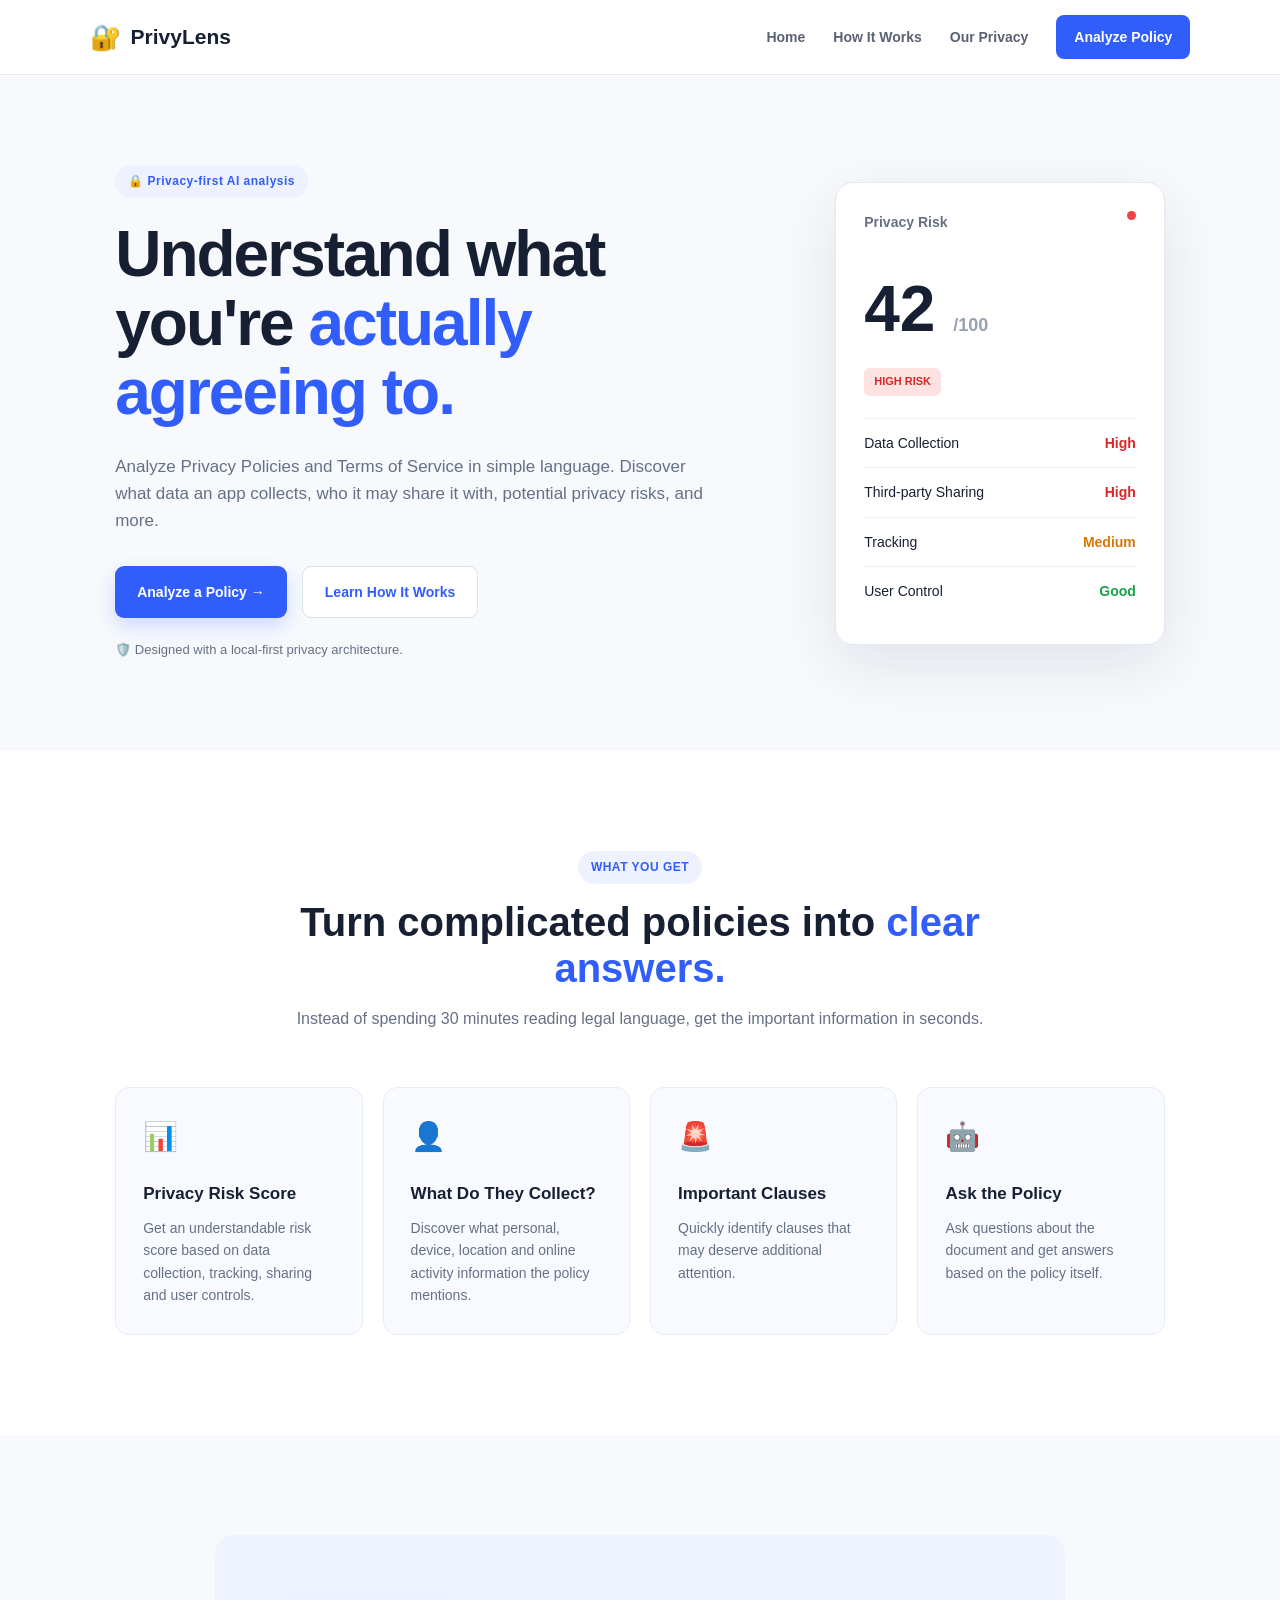
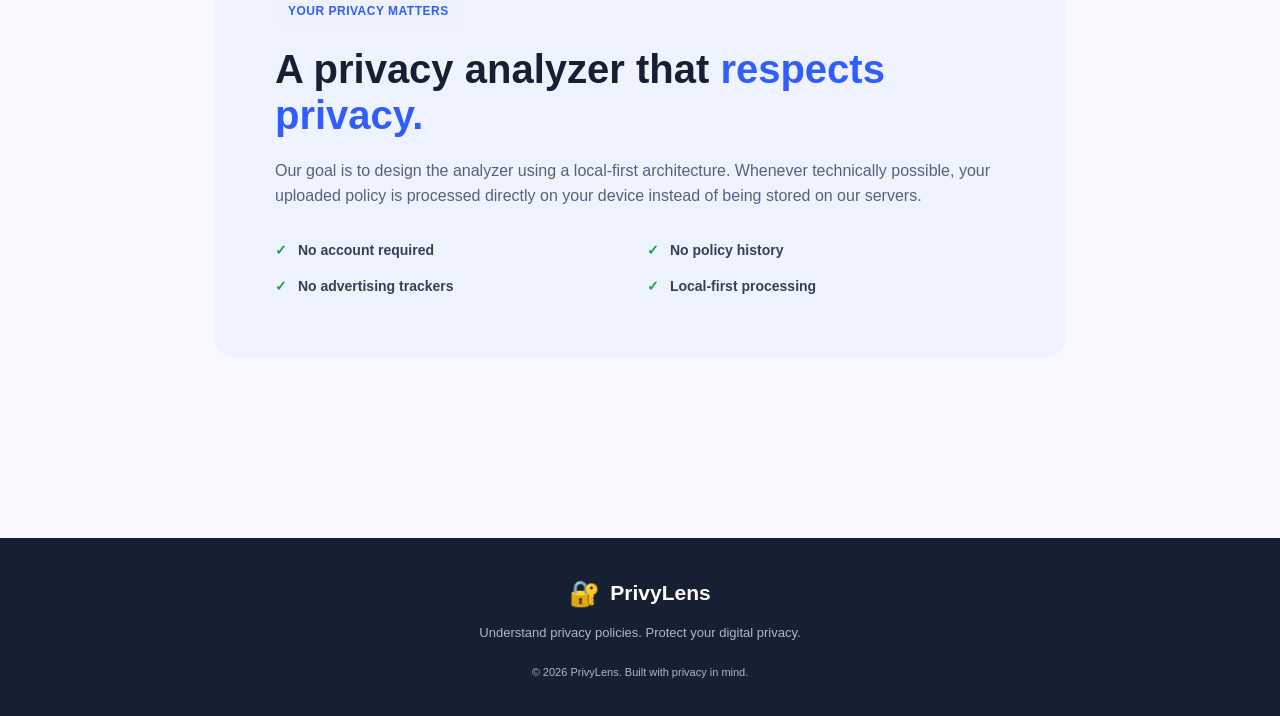
<file: index.html>
<!DOCTYPE html>
<html lang="en">
<head>
    <meta charset="UTF-8">
    <meta name="viewport" content="width=device-width, initial-scale=1.0">

    <title>PrivyLens - Privacy Policy Analyzer</title>

    <link rel="stylesheet" href="css/style.css">
</head>

<body>

    <!-- Navigation Bar -->
    <header class="navbar">

        <div class="logo">
            <span class="logo-icon">🔐</span>
            <span>PrivyLens</span>
        </div>

        <nav>
            <a href="index.html">Home</a>
            <a href="#how-it-works">How It Works</a>
            <a href="#privacy">Our Privacy</a>
            <a href="analyze.html" class="nav-button">
                Analyze Policy
            </a>
        </nav>

    </header>


    <!-- Hero Section -->
    <main>

        <section class="hero">

            <div class="hero-content">

                <div class="badge">
                    🔒 Privacy-first AI analysis
                </div>

                <h1>
                    Understand what you're
                    <span>actually agreeing to.</span>
                </h1>

                <p>
                    Analyze Privacy Policies and Terms of Service in simple
                    language. Discover what data an app collects, who it may
                    share it with, potential privacy risks, and more.
                </p>

                <div class="hero-buttons">

                    <a href="analyze.html" class="primary-button">
                        Analyze a Policy →
                    </a>

                    <a href="#how-it-works" class="secondary-button">
                        Learn How It Works
                    </a>

                </div>

                <div class="privacy-note">
                    🛡️ Designed with a local-first privacy architecture.
                </div>

            </div>


            <div class="hero-card">

                <div class="card-header">
                    <span>Privacy Risk</span>
                    <span class="status-dot"></span>
                </div>

                <div class="score">
                    42
                    <small>/100</small>
                </div>

                <div class="risk-label">
                    HIGH RISK
                </div>

                <div class="risk-item">
                    <span>Data Collection</span>
                    <strong class="high">High</strong>
                </div>

                <div class="risk-item">
                    <span>Third-party Sharing</span>
                    <strong class="high">High</strong>
                </div>

                <div class="risk-item">
                    <span>Tracking</span>
                    <strong class="medium">Medium</strong>
                </div>

                <div class="risk-item">
                    <span>User Control</span>
                    <strong class="low">Good</strong>
                </div>

            </div>

        </section>


        <!-- Features -->
        <section class="features" id="how-it-works">

            <div class="section-heading">

                <span class="section-tag">WHAT YOU GET</span>

                <h2>
                    Turn complicated policies into
                    <span>clear answers.</span>
                </h2>

                <p>
                    Instead of spending 30 minutes reading legal language,
                    get the important information in seconds.
                </p>

            </div>


            <div class="feature-grid">

                <div class="feature-card">
                    <div class="feature-icon">📊</div>

                    <h3>Privacy Risk Score</h3>

                    <p>
                        Get an understandable risk score based on data
                        collection, tracking, sharing and user controls.
                    </p>
                </div>


                <div class="feature-card">
                    <div class="feature-icon">👤</div>

                    <h3>What Do They Collect?</h3>

                    <p>
                        Discover what personal, device, location and
                        online activity information the policy mentions.
                    </p>
                </div>


                <div class="feature-card">
                    <div class="feature-icon">🚨</div>

                    <h3>Important Clauses</h3>

                    <p>
                        Quickly identify clauses that may deserve
                        additional attention.
                    </p>
                </div>


                <div class="feature-card">
                    <div class="feature-icon">🤖</div>

                    <h3>Ask the Policy</h3>

                    <p>
                        Ask questions about the document and get answers
                        based on the policy itself.
                    </p>
                </div>

            </div>

        </section>


        <!-- Privacy Section -->
        <section class="privacy-section" id="privacy">

            <div class="privacy-content">

                <span class="section-tag">YOUR PRIVACY MATTERS</span>

                <h2>
                    A privacy analyzer that
                    <span>respects privacy.</span>
                </h2>

                <p>
                    Our goal is to design the analyzer using a local-first
                    architecture. Whenever technically possible, your
                    uploaded policy is processed directly on your device
                    instead of being stored on our servers.
                </p>

                <div class="privacy-points">

                    <div>
                        <span>✓</span>
                        No account required
                    </div>

                    <div>
                        <span>✓</span>
                        No policy history
                    </div>

                    <div>
                        <span>✓</span>
                        No advertising trackers
                    </div>

                    <div>
                        <span>✓</span>
                        Local-first processing
                    </div>

                </div>

            </div>

        </section>

    </main>


    <!-- Footer -->
    <footer>

        <div class="logo">
            <span class="logo-icon">🔐</span>
            PrivyLens
        </div>

        <p>
            Understand privacy policies. Protect your digital privacy.
        </p>

        <p class="copyright">
            © 2026 PrivyLens. Built with privacy in mind.
        </p>

    </footer>


    <script src="js/app.js"></script>

</body>
</html>
</file>
<file: css/style.css>
/* =========================================
   PRIVYLENS
   PHASE 4.4 - POLISHED UI
========================================= */


/* =========================================
   GLOBAL
========================================= */

* {
    margin: 0;
    padding: 0;
    box-sizing: border-box;
}

html {
    scroll-behavior: smooth;
}

body {
    font-family: Arial, Helvetica, sans-serif;
    background: #f7f9fc;
    color: #172033;
    line-height: 1.6;
}

a {
    text-decoration: none;
    color: inherit;
}

button,
textarea,
input {
    font-family: inherit;
}


/* =========================================
   NAVBAR
========================================= */

.navbar {
    height: 75px;

    display: flex;
    align-items: center;
    justify-content: space-between;

    padding: 0 7%;

    background: white;
    border-bottom: 1px solid #e8ebf0;

    position: sticky;
    top: 0;
    z-index: 100;
}

.logo {
    display: flex;
    align-items: center;
    gap: 10px;

    font-size: 21px;
    font-weight: 700;
}

.logo-icon {
    font-size: 25px;
}

.navbar nav {
    display: flex;
    align-items: center;
    gap: 28px;
}

.navbar nav a {
    color: #596273;
    font-size: 14px;
    font-weight: 600;

    transition: 0.2s;
}

.navbar nav a:hover {
    color: #315efb;
}

.nav-button {
    background: #315efb;
    color: white !important;

    padding: 11px 18px;
    border-radius: 8px;
}


/* =========================================
   HERO
========================================= */

.hero {
    min-height: 650px;

    display: flex;
    align-items: center;
    justify-content: space-between;

    gap: 70px;

    padding: 90px 9%;
}

.hero-content {
    max-width: 650px;
}

.badge,
.section-tag {
    display: inline-block;

    color: #315efb;
    background: #eef2ff;

    padding: 7px 13px;

    border-radius: 20px;

    font-size: 12px;
    font-weight: 700;
    letter-spacing: 0.5px;
}

.hero h1 {
    margin-top: 22px;

    font-size: clamp(42px, 5vw, 68px);
    line-height: 1.08;
    letter-spacing: -2px;
}

.hero h1 span,
.section-heading h2 span,
.privacy-content h2 span,
.analyze-page h1 span {
    color: #315efb;
}

.hero-content > p {
    margin-top: 25px;

    max-width: 600px;

    color: #667085;
    font-size: 17px;
}

.hero-buttons {
    display: flex;
    gap: 15px;

    margin-top: 32px;
}

.primary-button,
.secondary-button {
    display: inline-flex;
    align-items: center;
    justify-content: center;

    border: none;
    cursor: pointer;

    padding: 14px 22px;

    border-radius: 9px;

    font-size: 14px;
    font-weight: 700;

    transition: 0.2s;
}

.primary-button {
    background: #315efb;
    color: white;

    box-shadow: 0 8px 20px rgba(49, 94, 251, 0.2);
}

.primary-button:hover {
    background: #244bd2;
    transform: translateY(-1px);
}

.secondary-button {
    background: white;
    color: #315efb;

    border: 1px solid #dbe1ed;
}

.secondary-button:hover {
    background: #f8faff;
}

.privacy-note {
    margin-top: 22px;

    font-size: 13px;
    color: #667085;
}


/* =========================================
   HERO CARD
========================================= */

.hero-card {
    width: 350px;

    padding: 28px;

    background: white;

    border: 1px solid #e4e8ef;
    border-radius: 18px;

    box-shadow: 0 20px 60px rgba(28, 40, 70, 0.1);
}

.card-header {
    display: flex;
    justify-content: space-between;

    color: #667085;

    font-size: 14px;
    font-weight: 600;
}

.status-dot {
    width: 9px;
    height: 9px;

    background: #ef4444;

    border-radius: 50%;
}

.score {
    margin-top: 25px;

    font-size: 64px;
    font-weight: 800;
}

.score small {
    font-size: 18px;
    color: #98a2b3;
}

.risk-label {
    display: inline-block;

    margin: 8px 0 22px;

    padding: 5px 10px;

    border-radius: 6px;

    background: #fee2e2;
    color: #dc2626;

    font-size: 11px;
    font-weight: 800;
}

.risk-item {
    display: flex;
    justify-content: space-between;

    padding: 13px 0;

    border-top: 1px solid #edf0f5;

    font-size: 14px;
}

.high {
    color: #dc2626;
}

.medium {
    color: #d97706;
}

.low {
    color: #16a34a;
}


/* =========================================
   FEATURES
========================================= */

.features {
    padding: 100px 9%;
    background: white;
}

.section-heading {
    max-width: 720px;

    margin: 0 auto 55px;

    text-align: center;
}

.section-heading h2 {
    margin-top: 15px;

    font-size: 40px;
    line-height: 1.15;
}

.section-heading p {
    margin-top: 15px;

    color: #667085;
}

.feature-grid {
    display: grid;

    grid-template-columns: repeat(4, 1fr);

    gap: 20px;
}

.feature-card {
    padding: 27px;

    background: #f8faff;

    border: 1px solid #e8ecf4;
    border-radius: 14px;

    transition: 0.2s;
}

.feature-card:hover {
    transform: translateY(-3px);

    box-shadow: 0 10px 30px rgba(28, 40, 70, 0.06);
}

.feature-icon {
    font-size: 28px;
    margin-bottom: 20px;
}

.feature-card h3 {
    font-size: 17px;
}

.feature-card p {
    margin-top: 10px;

    color: #667085;

    font-size: 14px;
}


/* =========================================
   PRIVACY SECTION
========================================= */

.privacy-section {
    padding: 100px 9%;
}

.privacy-content {
    max-width: 850px;

    margin: auto;

    padding: 60px;

    background: #eef3ff;

    border-radius: 20px;
}

.privacy-content h2 {
    margin-top: 18px;

    font-size: 40px;
    line-height: 1.15;
}

.privacy-content > p {
    margin-top: 20px;

    color: #596273;
}

.privacy-points {
    display: grid;

    grid-template-columns: 1fr 1fr;

    gap: 14px;

    margin-top: 30px;
}

.privacy-points div {
    color: #344054;

    font-size: 14px;
    font-weight: 600;
}

.privacy-points span {
    color: #16a34a;
    margin-right: 7px;
}


/* =========================================
   ANALYZE PAGE
========================================= */

.analyze-page {
    min-height: 750px;

    padding: 80px 8%;
}

.analyze-page h1 {
    margin-top: 15px;

    font-size: 50px;
}

.analyzer-container {
    max-width: 850px;

    margin: 40px auto 0;

    padding: 35px;

    background: white;

    border: 1px solid #e4e8ef;
    border-radius: 18px;

    box-shadow: 0 15px 40px rgba(28, 40, 70, 0.06);
}

.analyzer-container h2 {
    font-size: 20px;
}

.analyzer-container p {
    color: #667085;
    font-size: 14px;
}


/* =========================================
   LOCAL NOTICE
========================================= */

.local-notice {
    max-width: 850px;

    margin: 30px auto 0;

    display: flex;
    gap: 15px;

    padding: 20px;

    background: #ecfdf3;

    border: 1px solid #bbf7d0;
    border-radius: 12px;
}

.notice-icon {
    font-size: 25px;
}

.local-notice h3 {
    color: #166534;
    font-size: 15px;
}

.local-notice p {
    margin-top: 4px;

    color: #4b6353;
    font-size: 13px;
}


/* =========================================
   UPLOAD
========================================= */

.upload-section {
    text-align: center;
}

.upload-box {
    display: block;

    margin-top: 20px;

    padding: 40px;

    border: 2px dashed #cdd5e1;
    border-radius: 12px;

    cursor: pointer;

    transition: 0.2s;
}

.upload-box:hover {
    border-color: #315efb;

    background: #f8faff;
}

.upload-icon {
    font-size: 35px;
}

.upload-box h3 {
    margin-top: 10px;

    font-size: 16px;
}

.upload-box p {
    margin-top: 4px;
}

.upload-box input {
    display: none;
}

.file-name {
    margin-top: 12px;

    color: #315efb;

    font-size: 13px;
    font-weight: 600;
}


/* =========================================
   DIVIDER
========================================= */

.divider {
    display: flex;
    align-items: center;

    gap: 15px;

    margin: 35px 0;

    color: #98a2b3;

    font-size: 12px;
    font-weight: 700;
}

.divider::before,
.divider::after {
    content: "";

    height: 1px;
    flex: 1;

    background: #e4e8ef;
}


/* =========================================
   TEXTAREA
========================================= */

.text-section textarea {
    width: 100%;
    height: 230px;

    margin-top: 15px;
    padding: 17px;

    resize: vertical;

    border: 1px solid #d6dce7;
    border-radius: 10px;

    outline: none;

    font-family: inherit;
    font-size: 14px;

    color: #172033;
    background: white;

    transition: 0.2s;
}

.text-section textarea:focus {
    border-color: #315efb;

    box-shadow: 0 0 0 3px rgba(49, 94, 251, 0.08);
}

.text-actions {
    display: flex;
    align-items: center;
    justify-content: space-between;

    margin-top: 8px;

    color: #98a2b3;

    font-size: 12px;
}

.clear-button {
    border: none;
    background: none;

    color: #dc2626;

    cursor: pointer;

    font-weight: 600;
}


/* =========================================
   ANALYZE BUTTON
========================================= */

.analyze-button {
    width: 100%;

    margin-top: 28px;
}

.status-message {
    margin-top: 15px;

    text-align: center;

    font-size: 13px;
}


/* =========================================
   PHASE 4
   PRIVACY REPORT
========================================= */

.report-section {
    max-width: 1100px;

    margin: 70px auto 0;
}


/* =========================================
   REPORT HEADER
========================================= */

.report-header {
    text-align: center;

    max-width: 760px;

    margin: 0 auto 35px;
}

.report-header h2 {
    margin-top: 15px;

    font-size: 38px;
    line-height: 1.15;
}

.report-header p {
    margin-top: 14px;

    color: #667085;

    font-size: 14px;
}


/* =========================================
   EXECUTIVE SUMMARY
========================================= */

.summary-card {
    display: flex;
    gap: 18px;

    padding: 25px 28px;

    margin-bottom: 25px;

    background: #f8faff;

    border: 1px solid #dfe6f5;
    border-left: 4px solid #315efb;

    border-radius: 14px;

    box-shadow: 0 8px 25px rgba(28, 40, 70, 0.04);
}

.summary-icon {
    flex-shrink: 0;

    width: 44px;
    height: 44px;

    display: flex;
    align-items: center;
    justify-content: center;

    background: #eef2ff;

    border-radius: 10px;

    font-size: 22px;
}

.summary-card h3 {
    font-size: 17px;
}

.summary-card p {
    margin-top: 7px;

    color: #596273;

    font-size: 14px;
}


/* =========================================
   RISK CARD
========================================= */

.risk-card {
    position: relative;

    text-align: center;

    padding: 35px 25px;

    margin-bottom: 25px;

    background: white;

    border: 1px solid #e4e8ef;

    border-radius: 18px;

    box-shadow: 0 12px 35px rgba(28, 40, 70, 0.06);
}

.risk-title {
    color: #667085;

    font-size: 14px;
    font-weight: 700;

    text-transform: uppercase;
    letter-spacing: 0.8px;
}

.risk-score {
    margin-top: 8px;

    color: #172033;

    font-size: 68px;
    line-height: 1;

    font-weight: 800;
}

.risk-out-of {
    color: #98a2b3;

    font-size: 15px;
    font-weight: 600;
}

.risk-level {
    display: inline-block;

    margin-top: 14px;

    padding: 7px 14px;

    background: #fff7ed;
    color: #c2410c;

    border: 1px solid #fed7aa;

    border-radius: 20px;

    font-size: 12px;
    font-weight: 800;

    letter-spacing: 0.5px;
}


/* =========================================
   REPORT OVERVIEW CARDS
========================================= */

.report-grid {
    display: grid;

    grid-template-columns: repeat(4, 1fr);

    gap: 16px;

    margin-bottom: 35px;
}

.report-card {
    min-height: 170px;

    padding: 23px;

    background: white;

    border: 1px solid #e4e8ef;

    border-radius: 14px;

    box-shadow: 0 7px 25px rgba(28, 40, 70, 0.04);

    transition: 0.2s;
}

.report-card:hover {
    transform: translateY(-2px);

    box-shadow: 0 12px 30px rgba(28, 40, 70, 0.07);
}

.report-card-icon {
    font-size: 25px;

    margin-bottom: 14px;
}

.report-card h3 {
    font-size: 15px;
}

.report-card strong {
    display: block;

    margin-top: 9px;

    color: #315efb;

    font-size: 14px;
}

.report-card p {
    margin-top: 6px;

    color: #98a2b3;

    font-size: 12px;
}


/* =========================================
   REPORT BLOCK
========================================= */

.report-block {
    margin-top: 35px;

    padding: 30px;

    background: white;

    border: 1px solid #e4e8ef;

    border-radius: 16px;

    box-shadow: 0 8px 30px rgba(28, 40, 70, 0.04);
}

.report-block > h2 {
    font-size: 21px;
}

.section-description {
    margin-top: 7px;

    color: #667085;

    font-size: 13px;
}


/* =========================================
   DATA FLOW
========================================= */

.data-flow-grid {
    display: grid;

    grid-template-columns: repeat(5, 1fr);

    gap: 12px;

    margin-top: 22px;
}

.data-flow-card {
    padding: 19px;

    background: #f8faff;

    border: 1px solid #e8ecf4;

    border-radius: 12px;
}

.data-flow-card > span {
    font-size: 22px;
}

.data-flow-card h3 {
    margin-top: 10px;

    font-size: 13px;
}

.data-flow-card p {
    margin-top: 7px;

    color: #596273;

    font-size: 12px;
}


/* =========================================
   INFORMATION CATEGORIES
========================================= */

.information-list {
    display: grid;

    grid-template-columns: repeat(2, 1fr);

    gap: 12px;

    margin-top: 22px;
}

.information-item {
    padding: 18px;

    background: #fafbfe;

    border: 1px solid #e8ecf4;

    border-radius: 12px;
}

.information-item h3 {
    font-size: 14px;
}

.information-item p {
    margin-top: 5px;

    color: #667085;

    font-size: 13px;
}


/* =========================================
   FINDINGS
========================================= */

.findings-list {
    display: flex;

    flex-direction: column;

    gap: 12px;

    margin-top: 22px;
}

.finding-item {
    padding: 18px 20px;

    background: #fffbeb;

    border: 1px solid #fde68a;

    border-radius: 12px;
}

.finding-item h3 {
    font-size: 14px;
}

.finding-item p {
    margin-top: 5px;

    color: #667085;

    font-size: 13px;
}


/* =========================================
   EVIDENCE
========================================= */

.evidence-list {
    display: flex;

    flex-direction: column;

    gap: 16px;

    margin-top: 22px;
}

.evidence-item {
    padding: 20px;

    background: #f8faff;

    border: 1px solid #e3e8f2;

    border-radius: 12px;
}

.evidence-item h3 {
    font-size: 14px;
}

.evidence-item blockquote {
    margin-top: 12px;

    padding: 13px 16px;

    background: white;

    border-left: 3px solid #315efb;

    border-radius: 5px;

    color: #596273;

    font-size: 13px;

    line-height: 1.65;
}


/* =========================================
   LIMITATION CARD
========================================= */

.limitation-card {
    margin-top: 25px;

    padding: 22px;

    background: #fff7ed;

    border: 1px solid #fed7aa;

    border-radius: 12px;
}

.limitation-card h3 {
    color: #9a3412;

    font-size: 14px;
}

.limitation-card p {
    margin-top: 7px;

    color: #7c5a42;

    font-size: 13px;
}


/* =========================================
   ANALYZE ANOTHER BUTTON
========================================= */

#analyzeAnotherButton {
    display: flex;

    width: fit-content;

    margin: 30px auto 10px;
}


/* =========================================
   FOOTER
========================================= */

footer {
    margin-top: 80px;

    padding: 35px 9%;

    background: #172033;
    color: white;

    text-align: center;
}

footer .logo {
    justify-content: center;
}

footer p {
    margin-top: 10px;

    color: #aeb7c7;

    font-size: 13px;
}

footer .copyright {
    margin-top: 20px;

    font-size: 11px;
}


/* =========================================
   RESPONSIVE
========================================= */

@media (max-width: 1000px) {

    .hero {
        flex-direction: column;

        text-align: center;
    }

    .hero-content {
        margin: auto;
    }

    .hero-buttons {
        justify-content: center;
    }

    .feature-grid {
        grid-template-columns: 1fr 1fr;
    }

    .report-grid {
        grid-template-columns: 1fr 1fr;
    }

    .data-flow-grid {
        grid-template-columns: 1fr 1fr;
    }

}


@media (max-width: 650px) {

    .navbar {
        padding: 0 5%;
    }

    .navbar nav a:not(.nav-button) {
        display: none;
    }

    .hero {
        padding: 65px 5%;
    }

    .hero h1 {
        font-size: 42px;
    }

    .hero-card {
        width: 100%;
        max-width: 350px;
    }

    .feature-grid {
        grid-template-columns: 1fr;
    }

    .privacy-points {
        grid-template-columns: 1fr;
    }

    .privacy-content {
        padding: 30px;
    }

    .analyze-page {
        padding: 60px 5%;
    }

    .analyzer-container {
        padding: 22px;
    }

    .report-section {
        margin-top: 50px;
    }

    .report-header h2 {
        font-size: 30px;
    }

    .summary-card {
        padding: 20px;
    }

    .risk-score {
        font-size: 56px;
    }

    .report-grid {
        grid-template-columns: 1fr;
    }

    .data-flow-grid {
        grid-template-columns: 1fr;
    }

    .information-list {
        grid-template-columns: 1fr;
    }

    .report-block {
        padding: 22px;
    }

    #analyzeAnotherButton {
        width: 100%;
    }

}
</file>
